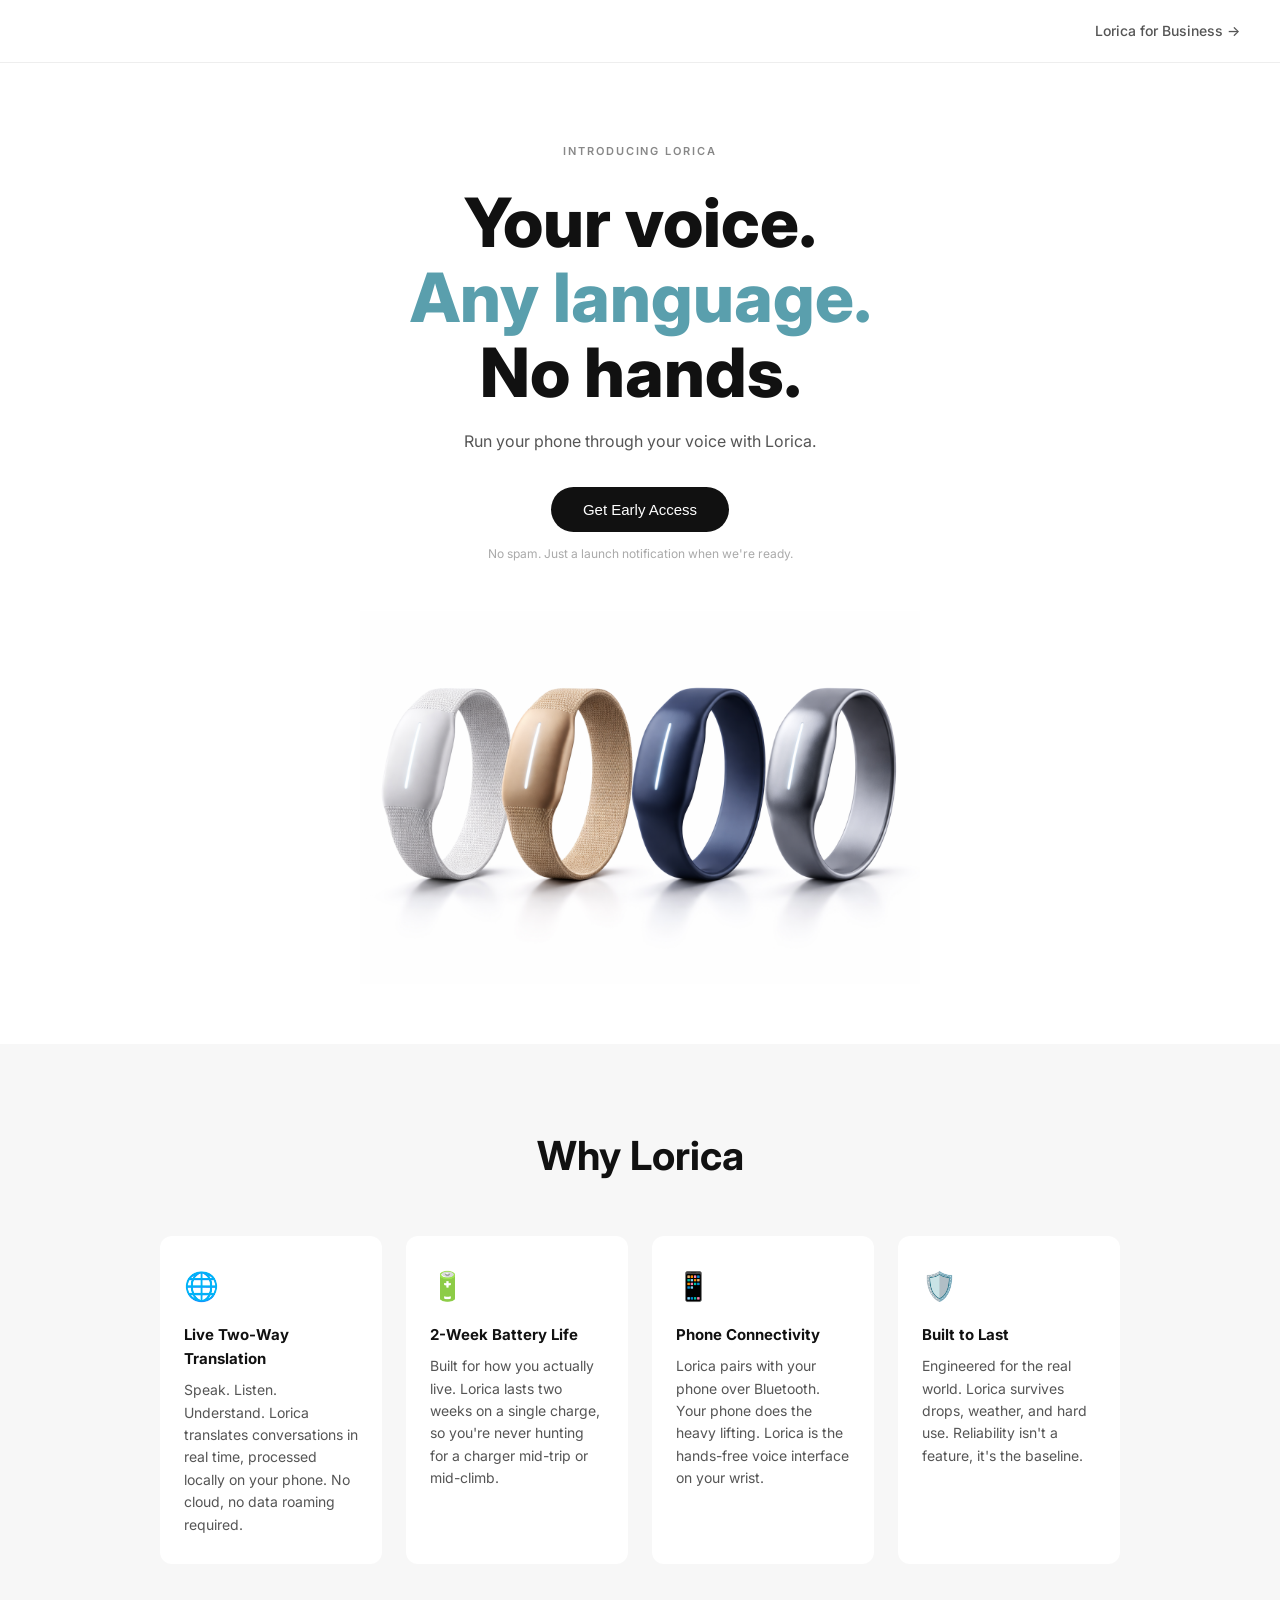
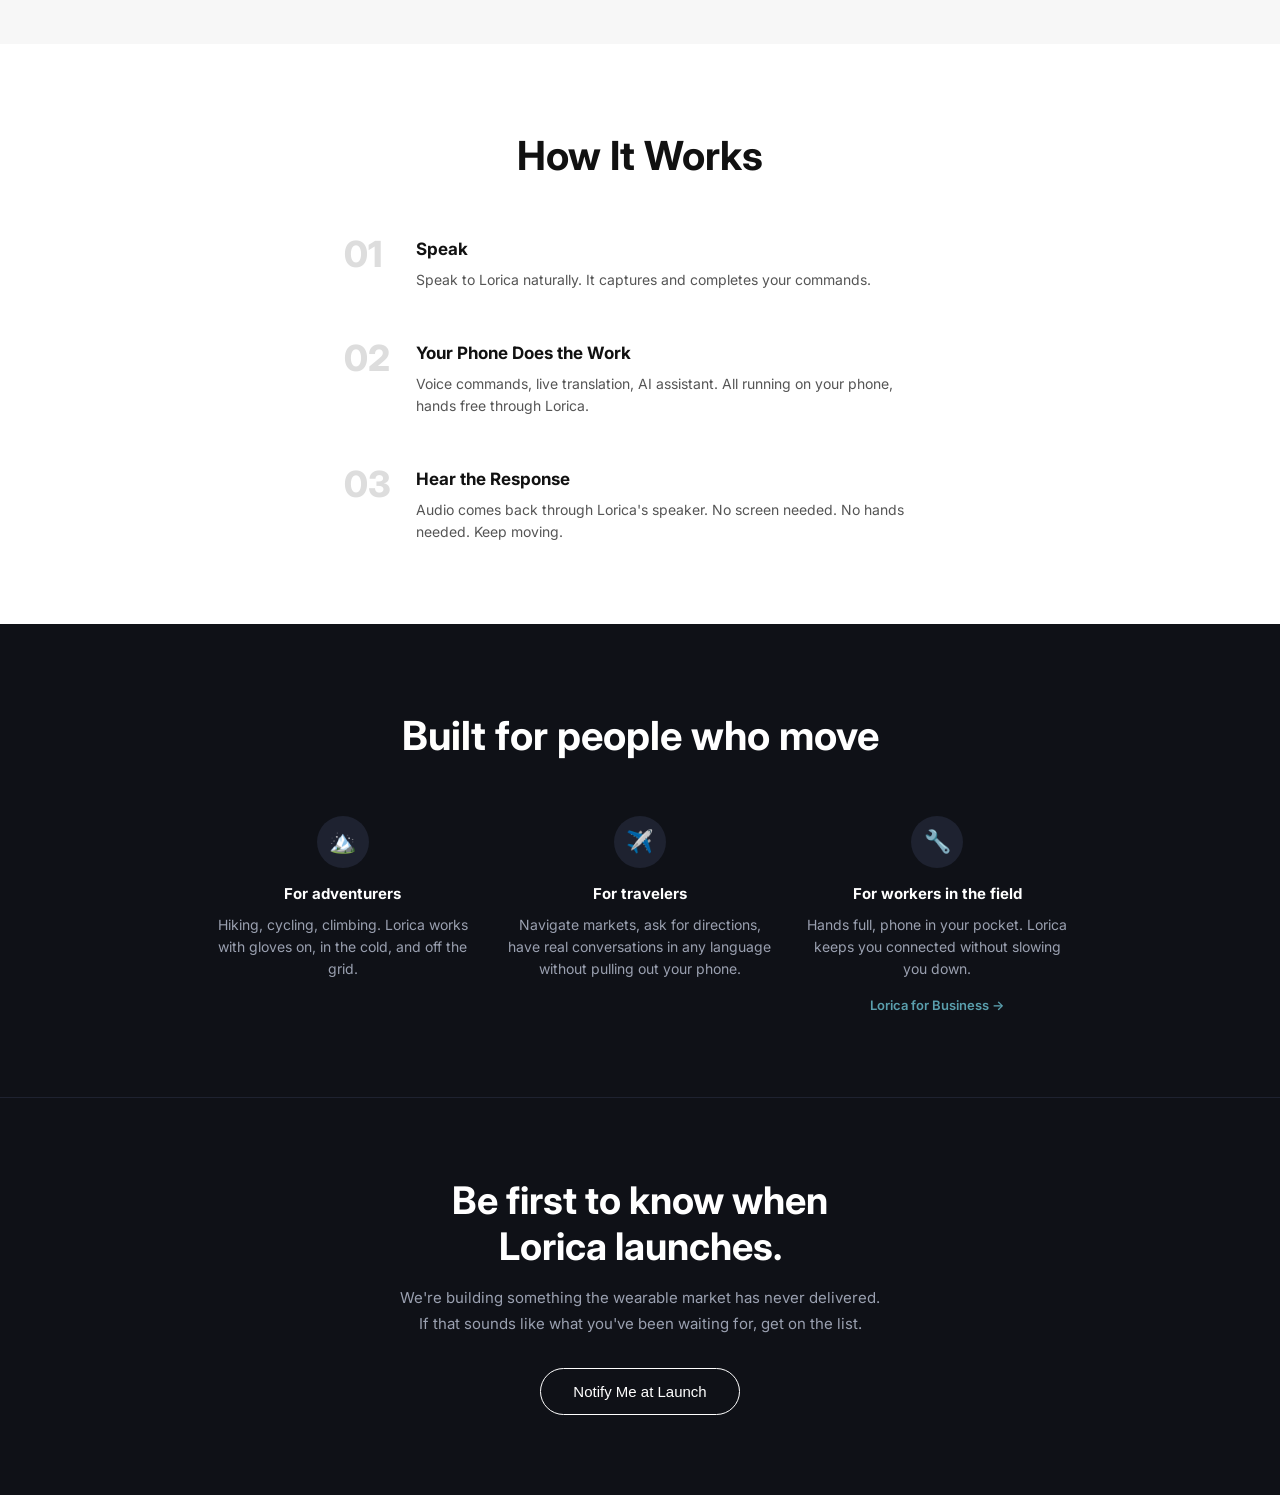
<file: index.html>
<!DOCTYPE html>
<html lang="en">
<head>
  <meta charset="UTF-8" />
  <meta name="viewport" content="width=device-width, initial-scale=1.0" />
  <title>Lorica - Just Speak</title>
  <meta name="description" content="Lorica is a rugged wearable that translates conversations in real time using your phone. No cloud. No screen. Just your voice." />
  <!-- Google Analytics -->
  <script async src="https://www.googletagmanager.com/gtag/js?id=G-K3F2VCWHW0"></script>
  <script>
    window.dataLayer = window.dataLayer || [];
    function gtag(){dataLayer.push(arguments);}
    gtag('js', new Date());
    gtag('config', 'G-K3F2VCWHW0');
  </script>

  <link rel="preconnect" href="https://fonts.googleapis.com" />
  <link rel="preconnect" href="https://fonts.gstatic.com" crossorigin />
  <link href="https://fonts.googleapis.com/css2?family=Inter:wght@400;500;600;700;800&display=swap" rel="stylesheet" />
  <link rel="stylesheet" href="css/styles.css" />
</head>
<body>

  <!-- ── NAV ─────────────────────────────────────────────── -->
  <nav style="display:flex; justify-content:flex-end; padding:20px 40px; border-bottom:1px solid #eee;">
    <a href="business.html" style="font-size:14px; font-weight:500; color:#555; text-decoration:none;">Lorica for Business →</a>
  </nav>

  <!-- ── HERO ────────────────────────────────────────────── -->
  <section class="hero">
    <p class="hero-eyebrow">Introducing Lorica</p>
    <h1>
      Your voice.<br>
      <span class="highlight">Any language.</span><br>
      No hands.
    </h1>
    <p class="hero-sub">Run your phone through your voice with Lorica.</p>
    <button class="btn-primary" id="hero-cta-btn">Get Early Access</button>
    <div id="hero-form-wrap" style="display:none;">
      <p class="form-success" id="hero-form-success">You're on the list. We'll be in touch.</p>
      <form class="email-form" id="hero-form">
        <input type="email" name="email" placeholder="Enter your email" required />
        <button type="submit" class="btn-primary">Notify Me</button>
      </form>
    </div>
    <p class="hero-disclaimer">No spam. Just a launch notification when we're ready.</p>
    <div class="hero-image">
      <img src="images/Modern fitness trackers in vibrant colors.png" alt="Lorica wearable bands in four colours" />
    </div>
  </section>

  <!-- ── WHY LORICA ────────────────────────────────────────── -->
  <section class="why">
    <h2 class="section-title">Why Lorica</h2>
    <div class="cards">

      <div class="card">
        <div class="card-icon">🌐</div>
        <h3>Live Two-Way Translation</h3>
        <p>Speak. Listen. Understand. Lorica translates conversations in real time, processed locally on your phone. No cloud, no data roaming required.</p>
      </div>

      <div class="card">
        <div class="card-icon">🔋</div>
        <h3>2-Week Battery Life</h3>
        <p>Built for how you actually live. Lorica lasts two weeks on a single charge, so you're never hunting for a charger mid-trip or mid-climb.</p>
      </div>

      <div class="card">
        <div class="card-icon">📱</div>
        <h3>Phone Connectivity</h3>
        <p>Lorica pairs with your phone over Bluetooth. Your phone does the heavy lifting. Lorica is the hands-free voice interface on your wrist.</p>
      </div>

      <div class="card">
        <div class="card-icon">🛡️</div>
        <h3>Built to Last</h3>
        <p>Engineered for the real world. Lorica survives drops, weather, and hard use. Reliability isn't a feature, it's the baseline.</p>
      </div>

    </div>
  </section>

  <!-- ── HOW IT WORKS ──────────────────────────────────────── -->
  <section class="how">
    <h2 class="section-title">How It Works</h2>
    <div class="steps">

      <div class="step">
        <span class="step-num">01</span>
        <div class="step-body">
          <h3>Speak</h3>
          <p>Speak to Lorica naturally. It captures and completes your commands.</p>
        </div>
      </div>

      <div class="step">
        <span class="step-num">02</span>
        <div class="step-body">
          <h3>Your Phone Does the Work</h3>
          <p>Voice commands, live translation, AI assistant. All running on your phone, hands free through Lorica.</p>
        </div>
      </div>

      <div class="step">
        <span class="step-num">03</span>
        <div class="step-body">
          <h3>Hear the Response</h3>
          <p>Audio comes back through Lorica's speaker. No screen needed. No hands needed. Keep moving.</p>
        </div>
      </div>

    </div>
  </section>

  <!-- ── BUILT FOR PEOPLE WHO MOVE ─────────────────────────── -->
  <section class="personas">
    <h2 class="section-title">Built for people who move</h2>
    <div class="persona-cards">

      <div class="persona-card">
        <div class="persona-icon">🏔️</div>
        <h3>For adventurers</h3>
        <p>Hiking, cycling, climbing. Lorica works with gloves on, in the cold, and off the grid.</p>
      </div>

      <div class="persona-card">
        <div class="persona-icon">✈️</div>
        <h3>For travelers</h3>
        <p>Navigate markets, ask for directions, have real conversations in any language without pulling out your phone.</p>
      </div>

      <div class="persona-card">
        <div class="persona-icon">🔧</div>
        <h3>For workers in the field</h3>
        <p>Hands full, phone in your pocket. Lorica keeps you connected without slowing you down.</p>
        <a href="business.html" class="persona-biz-link">Lorica for Business →</a>
      </div>

    </div>
  </section>

  <!-- ── CTA ───────────────────────────────────────────────── -->
  <section class="cta" id="notify">
    <h2>Be first to know when Lorica launches.</h2>
    <p>We're building something the wearable market has never delivered. If that sounds like what you've been waiting for, get on the list.</p>
    <button class="btn-outline" id="cta-btn">Notify Me at Launch</button>
    <div id="cta-form-wrap" style="display:none;">
      <p class="form-success" id="cta-form-success">You're on the list. We'll be in touch.</p>
      <form class="email-form email-form--dark" id="cta-form">
        <input type="email" name="email" placeholder="Enter your email" required />
        <button type="submit" class="btn-outline">Notify Me</button>
      </form>
    </div>
  </section>

  <script src="js/tracking.js"></script>
</body>
</html>
</file>
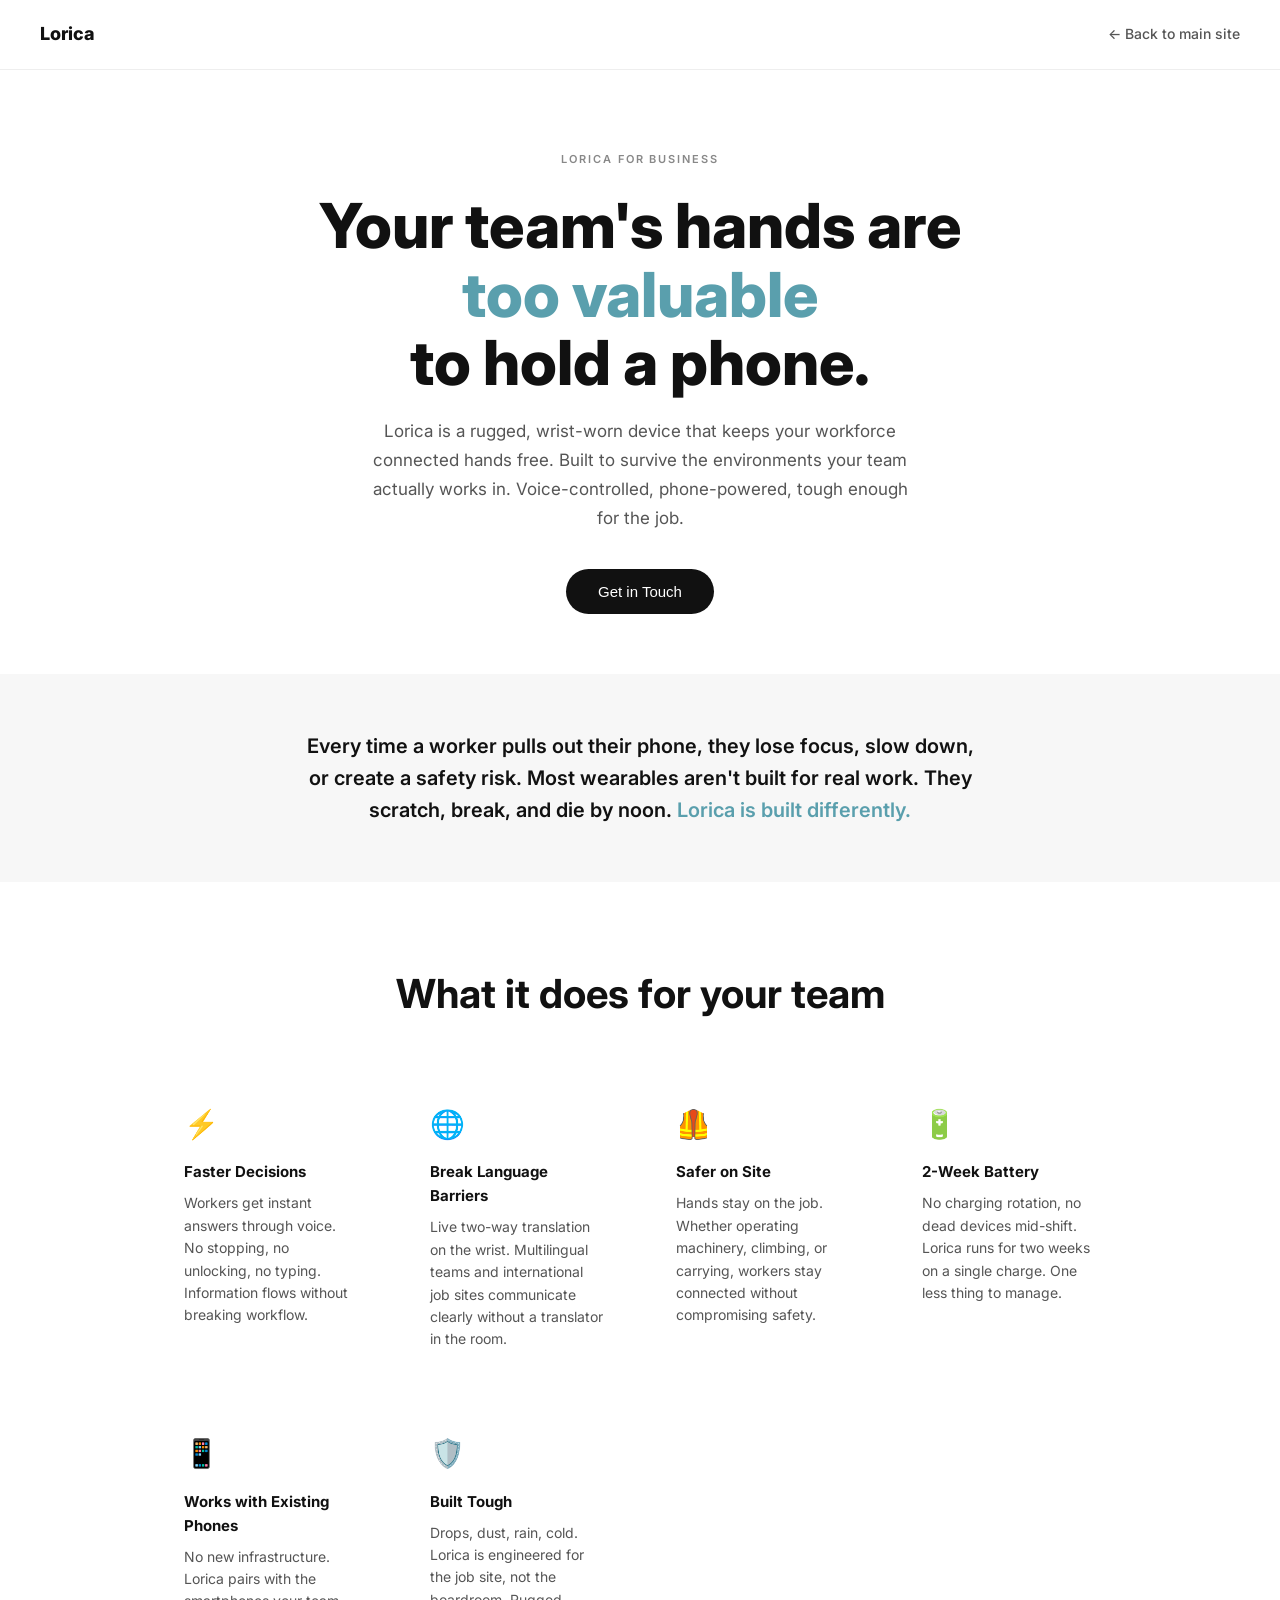
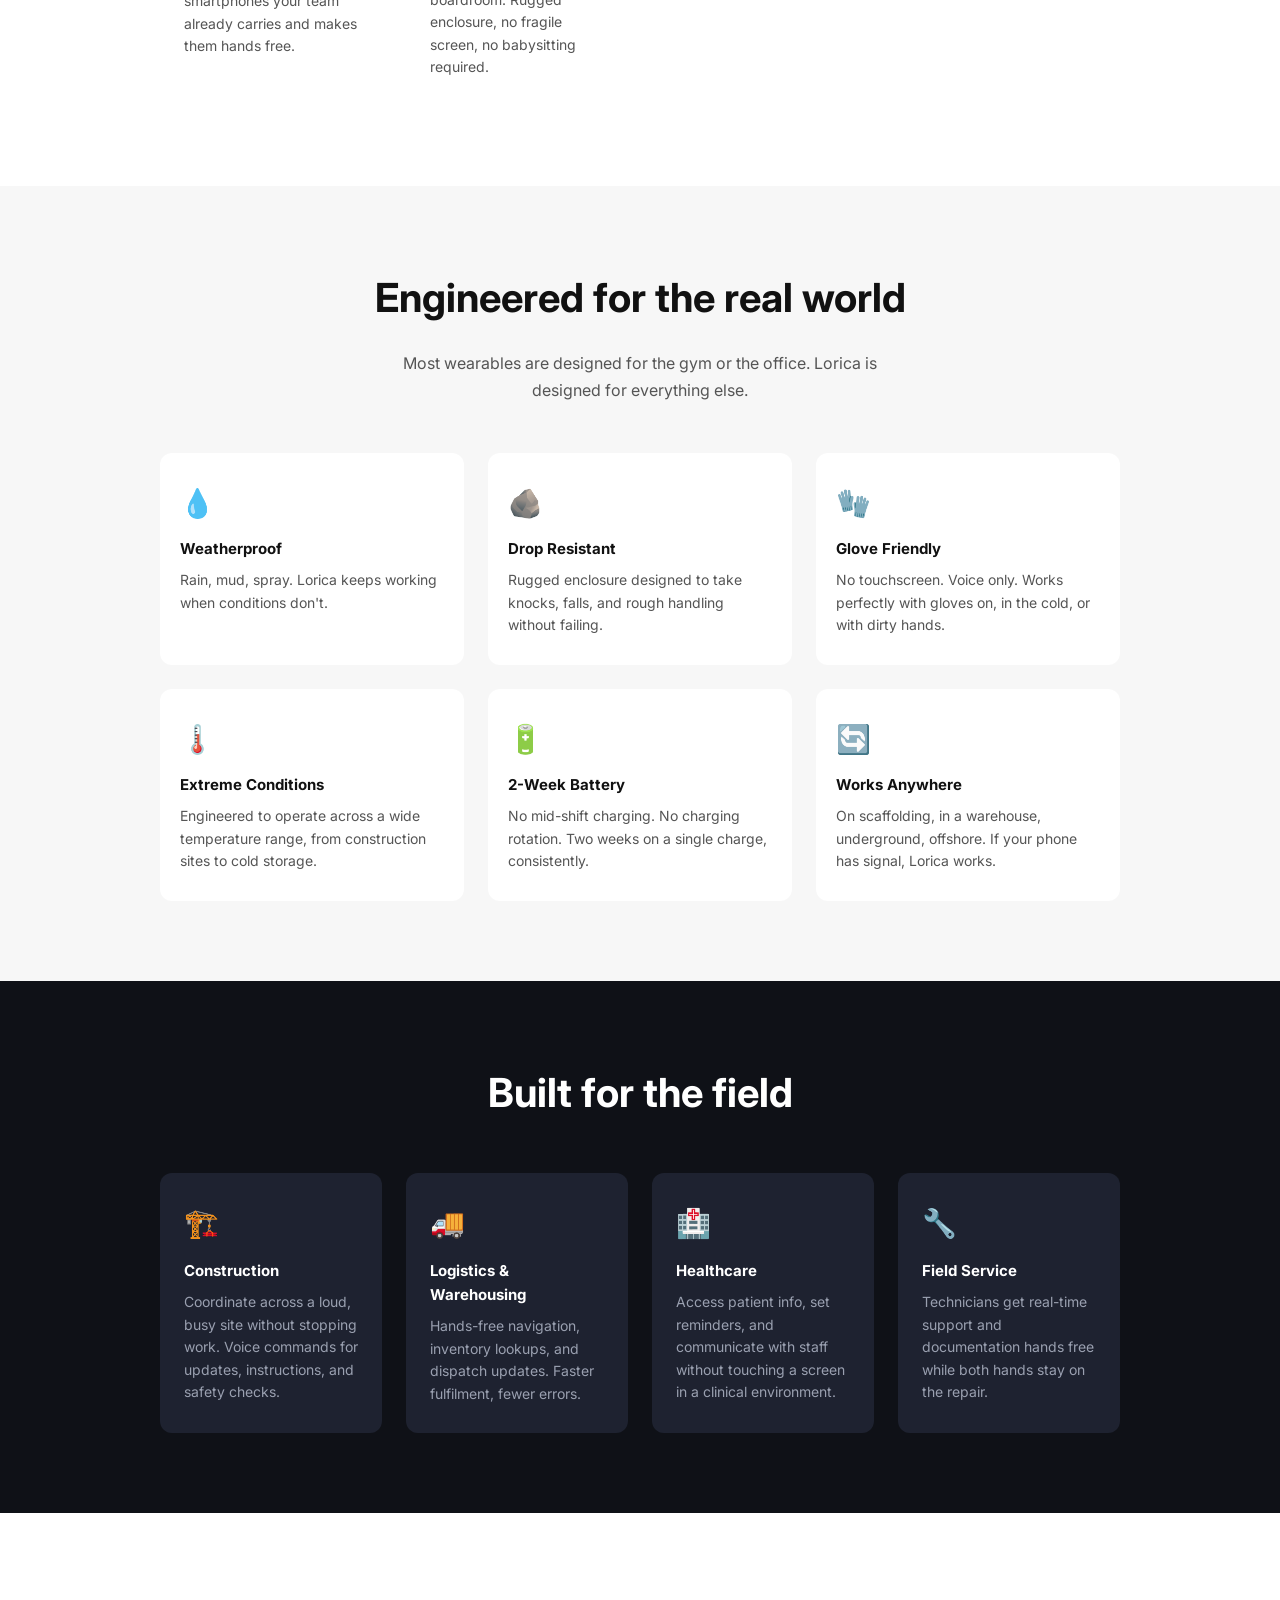
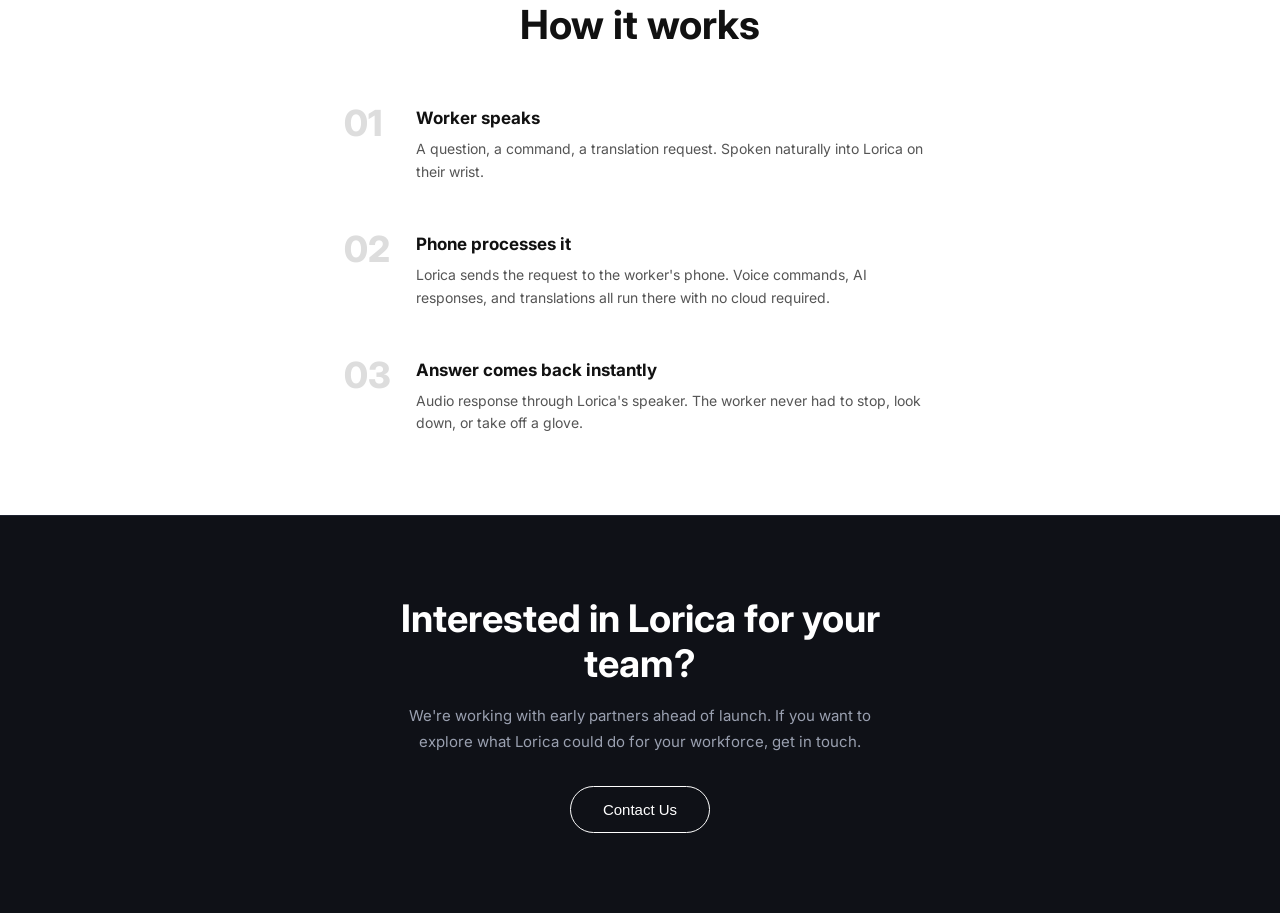
<file: business.html>
<!DOCTYPE html>
<html lang="en">
<head>
  <meta charset="UTF-8" />
  <meta name="viewport" content="width=device-width, initial-scale=1.0" />
  <title>Lorica for Business</title>
  <meta name="description" content="Lorica keeps your workforce connected and hands free. Voice-controlled, phone-powered, built for the job site." />
  <!-- Google Analytics -->
  <script async src="https://www.googletagmanager.com/gtag/js?id=G-K3F2VCWHW0"></script>
  <script>
    window.dataLayer = window.dataLayer || [];
    function gtag(){dataLayer.push(arguments);}
    gtag('js', new Date());
    gtag('config', 'G-K3F2VCWHW0');
  </script>

  <link rel="preconnect" href="https://fonts.googleapis.com" />
  <link rel="preconnect" href="https://fonts.gstatic.com" crossorigin />
  <link href="https://fonts.googleapis.com/css2?family=Inter:wght@400;500;600;700;800&display=swap" rel="stylesheet" />
  <link rel="stylesheet" href="css/styles.css" />
  <style>
    /* ── NAV ──────────────────────────────────────────────── */
    .nav {
      display: flex;
      justify-content: space-between;
      align-items: center;
      padding: 20px 40px;
      border-bottom: 1px solid #eee;
    }

    .nav-logo {
      font-size: 18px;
      font-weight: 800;
      text-decoration: none;
      color: #111;
    }

    .nav-link {
      font-size: 14px;
      font-weight: 500;
      color: #555;
      text-decoration: none;
      transition: color 0.2s;
    }

    .nav-link:hover { color: #111; }

    /* ── BUSINESS HERO ────────────────────────────────────── */
    .biz-hero {
      text-align: center;
      padding: 80px 24px 60px;
      max-width: 760px;
      margin: 0 auto;
    }

    .biz-hero .hero-eyebrow {
      font-size: 11px;
      font-weight: 600;
      letter-spacing: 0.18em;
      text-transform: uppercase;
      color: #888;
      margin-bottom: 24px;
    }

    .biz-hero h1 {
      font-size: clamp(38px, 7vw, 62px);
      font-weight: 800;
      line-height: 1.1;
      margin-bottom: 20px;
    }

    .biz-hero h1 .highlight { color: #5a9fad; }

    .biz-hero p {
      font-size: 17px;
      color: #555;
      max-width: 560px;
      margin: 0 auto 36px;
      line-height: 1.7;
    }

    /* ── PROBLEM STRIP ────────────────────────────────────── */
    .problem {
      background: #f7f7f7;
      padding: 56px 24px;
      text-align: center;
    }

    .problem p {
      font-size: 20px;
      font-weight: 600;
      color: #111;
      max-width: 680px;
      margin: 0 auto;
      line-height: 1.6;
    }

    .problem span { color: #5a9fad; }

    /* ── BENEFITS ─────────────────────────────────────────── */
    .benefits {
      padding: 80px 24px;
      text-align: center;
    }

    /* reuse .cards / .card from styles.css */

    /* ── DURABILITY ──────────────────────────────────────── */
    .durability {
      background: #f7f7f7;
      padding: 80px 24px;
      text-align: center;
    }

    .durability-sub {
      font-size: 16px;
      color: #555;
      max-width: 520px;
      margin: -28px auto 48px;
      line-height: 1.7;
    }

    .durability-grid {
      display: grid;
      grid-template-columns: repeat(3, 1fr);
      gap: 24px;
      max-width: 960px;
      margin: 0 auto;
    }

    @media (max-width: 700px) {
      .durability-grid { grid-template-columns: repeat(2, 1fr); }
    }

    @media (max-width: 420px) {
      .durability-grid { grid-template-columns: 1fr; }
    }

    .durability-stat {
      background: #fff;
      border-radius: 12px;
      padding: 28px 20px;
      text-align: left;
    }

    .durability-icon {
      font-size: 28px;
      display: block;
      margin-bottom: 12px;
    }

    .durability-stat h3 {
      font-size: 15px;
      font-weight: 700;
      margin-bottom: 8px;
      color: #111;
    }

    .durability-stat p {
      font-size: 14px;
      color: #555;
      line-height: 1.6;
    }

    /* ── INDUSTRIES ───────────────────────────────────────── */
    .industries {
      background: #0f1117;
      color: #fff;
      padding: 80px 24px;
      text-align: center;
    }

    .industries .section-title { color: #fff; }

    .industry-grid {
      display: grid;
      grid-template-columns: repeat(auto-fit, minmax(220px, 1fr));
      gap: 24px;
      max-width: 960px;
      margin: 0 auto;
    }

    .industry-card {
      background: #1e2230;
      border-radius: 12px;
      padding: 28px 24px;
      text-align: left;
    }

    .industry-card .card-icon {
      font-size: 28px;
      margin-bottom: 14px;
    }

    .industry-card h3 {
      font-size: 15px;
      font-weight: 700;
      color: #fff;
      margin-bottom: 8px;
    }

    .industry-card p {
      font-size: 14px;
      color: #9aa0b0;
      line-height: 1.6;
    }

    /* ── HOW IT HELPS ─────────────────────────────────────── */
    .how-biz {
      padding: 80px 24px;
      max-width: 640px;
      margin: 0 auto;
    }

    .how-biz .section-title { text-align: center; }

    /* reuse .steps / .step from styles.css */

    /* ── BIZ CTA ──────────────────────────────────────────── */
    .biz-cta {
      background: #0f1117;
      color: #fff;
      padding: 80px 24px;
      text-align: center;
      border-top: 1px solid #1e2230;
    }

    .biz-cta h2 {
      font-size: clamp(26px, 4vw, 38px);
      font-weight: 700;
      max-width: 520px;
      margin: 0 auto 16px;
      line-height: 1.2;
    }

    .biz-cta p {
      font-size: 15px;
      color: #9aa0b0;
      max-width: 480px;
      margin: 0 auto 32px;
      line-height: 1.7;
    }
  </style>
</head>
<body>

  <!-- ── NAV ── -->
  <nav class="nav">
    <a href="index.html" class="nav-logo">Lorica</a>
    <a href="index.html" class="nav-link">← Back to main site</a>
  </nav>

  <!-- ── HERO ── -->
  <section class="biz-hero">
    <p class="hero-eyebrow">Lorica for Business</p>
    <h1>Your team's hands are<br><span class="highlight">too valuable</span><br>to hold a phone.</h1>
    <p>Lorica is a rugged, wrist-worn device that keeps your workforce connected hands free. Built to survive the environments your team actually works in. Voice-controlled, phone-powered, tough enough for the job.</p>
    <button class="btn-primary" id="biz-hero-cta-btn">Get in Touch</button>
    <div id="biz-hero-form-wrap" style="display:none;">
      <p class="form-success" id="biz-hero-form-success">Thanks — we'll be in touch.</p>
      <form class="email-form" id="biz-hero-form">
        <input type="email" name="email" placeholder="Enter your email" required />
        <button type="submit" class="btn-primary">Send</button>
      </form>
    </div>
  </section>

  <!-- ── PROBLEM ── -->
  <section class="problem">
    <p>Every time a worker pulls out their phone, they lose focus, slow down, or create a safety risk. Most wearables aren't built for real work. They scratch, break, and die by noon. <span>Lorica is built differently.</span></p>
  </section>

  <!-- ── BENEFITS ── -->
  <section class="benefits">
    <h2 class="section-title">What it does for your team</h2>
    <div class="cards">

      <div class="card">
        <div class="card-icon">⚡</div>
        <h3>Faster Decisions</h3>
        <p>Workers get instant answers through voice. No stopping, no unlocking, no typing. Information flows without breaking workflow.</p>
      </div>

      <div class="card">
        <div class="card-icon">🌐</div>
        <h3>Break Language Barriers</h3>
        <p>Live two-way translation on the wrist. Multilingual teams and international job sites communicate clearly without a translator in the room.</p>
      </div>

      <div class="card">
        <div class="card-icon">🦺</div>
        <h3>Safer on Site</h3>
        <p>Hands stay on the job. Whether operating machinery, climbing, or carrying, workers stay connected without compromising safety.</p>
      </div>

      <div class="card">
        <div class="card-icon">🔋</div>
        <h3>2-Week Battery</h3>
        <p>No charging rotation, no dead devices mid-shift. Lorica runs for two weeks on a single charge. One less thing to manage.</p>
      </div>

      <div class="card">
        <div class="card-icon">📱</div>
        <h3>Works with Existing Phones</h3>
        <p>No new infrastructure. Lorica pairs with the smartphones your team already carries and makes them hands free.</p>
      </div>

      <div class="card">
        <div class="card-icon">🛡️</div>
        <h3>Built Tough</h3>
        <p>Drops, dust, rain, cold. Lorica is engineered for the job site, not the boardroom. Rugged enclosure, no fragile screen, no babysitting required.</p>
      </div>

    </div>
  </section>

  <!-- ── DURABILITY ── -->
  <section class="durability">
    <h2 class="section-title">Engineered for the real world</h2>
    <p class="durability-sub">Most wearables are designed for the gym or the office. Lorica is designed for everything else.</p>
    <div class="durability-grid">

      <div class="durability-stat">
        <span class="durability-icon">💧</span>
        <h3>Weatherproof</h3>
        <p>Rain, mud, spray. Lorica keeps working when conditions don't.</p>
      </div>

      <div class="durability-stat">
        <span class="durability-icon">🪨</span>
        <h3>Drop Resistant</h3>
        <p>Rugged enclosure designed to take knocks, falls, and rough handling without failing.</p>
      </div>

      <div class="durability-stat">
        <span class="durability-icon">🧤</span>
        <h3>Glove Friendly</h3>
        <p>No touchscreen. Voice only. Works perfectly with gloves on, in the cold, or with dirty hands.</p>
      </div>

      <div class="durability-stat">
        <span class="durability-icon">🌡️</span>
        <h3>Extreme Conditions</h3>
        <p>Engineered to operate across a wide temperature range, from construction sites to cold storage.</p>
      </div>

      <div class="durability-stat">
        <span class="durability-icon">🔋</span>
        <h3>2-Week Battery</h3>
        <p>No mid-shift charging. No charging rotation. Two weeks on a single charge, consistently.</p>
      </div>

      <div class="durability-stat">
        <span class="durability-icon">🔄</span>
        <h3>Works Anywhere</h3>
        <p>On scaffolding, in a warehouse, underground, offshore. If your phone has signal, Lorica works.</p>
      </div>

    </div>
  </section>

  <!-- ── INDUSTRIES ── -->
  <section class="industries">
    <h2 class="section-title">Built for the field</h2>
    <div class="industry-grid">

      <div class="industry-card">
        <div class="card-icon">🏗️</div>
        <h3>Construction</h3>
        <p>Coordinate across a loud, busy site without stopping work. Voice commands for updates, instructions, and safety checks.</p>
      </div>

      <div class="industry-card">
        <div class="card-icon">🚚</div>
        <h3>Logistics & Warehousing</h3>
        <p>Hands-free navigation, inventory lookups, and dispatch updates. Faster fulfilment, fewer errors.</p>
      </div>

      <div class="industry-card">
        <div class="card-icon">🏥</div>
        <h3>Healthcare</h3>
        <p>Access patient info, set reminders, and communicate with staff without touching a screen in a clinical environment.</p>
      </div>

      <div class="industry-card">
        <div class="card-icon">🔧</div>
        <h3>Field Service</h3>
        <p>Technicians get real-time support and documentation hands free while both hands stay on the repair.</p>
      </div>

    </div>
  </section>

  <!-- ── HOW IT WORKS ── -->
  <section class="how-biz">
    <h2 class="section-title">How it works</h2>
    <div class="steps">

      <div class="step">
        <span class="step-num">01</span>
        <div class="step-body">
          <h3>Worker speaks</h3>
          <p>A question, a command, a translation request. Spoken naturally into Lorica on their wrist.</p>
        </div>
      </div>

      <div class="step">
        <span class="step-num">02</span>
        <div class="step-body">
          <h3>Phone processes it</h3>
          <p>Lorica sends the request to the worker's phone. Voice commands, AI responses, and translations all run there with no cloud required.</p>
        </div>
      </div>

      <div class="step">
        <span class="step-num">03</span>
        <div class="step-body">
          <h3>Answer comes back instantly</h3>
          <p>Audio response through Lorica's speaker. The worker never had to stop, look down, or take off a glove.</p>
        </div>
      </div>

    </div>
  </section>

  <!-- ── CTA ── -->
  <section class="biz-cta" id="contact">
    <h2>Interested in Lorica for your team?</h2>
    <p>We're working with early partners ahead of launch. If you want to explore what Lorica could do for your workforce, get in touch.</p>
    <button class="btn-outline" id="biz-cta-btn">Contact Us</button>
    <div id="biz-cta-form-wrap" style="display:none;">
      <p class="form-success" id="biz-cta-form-success">Thanks — we'll be in touch.</p>
      <form class="email-form email-form--dark" id="biz-cta-form">
        <input type="email" name="email" placeholder="Enter your email" required />
        <button type="submit" class="btn-outline">Send</button>
      </form>
    </div>
  </section>

  <script src="js/tracking.js"></script>
</body>
</html>
</file>
<file: css/styles.css>
/* ── RESET ────────────────────────────────────────────────── */
*, *::before, *::after {
  box-sizing: border-box;
  margin: 0;
  padding: 0;
}

/* ── BASE ─────────────────────────────────────────────────── */
body {
  font-family: 'Inter', -apple-system, BlinkMacSystemFont, sans-serif;
  color: #111;
  background: #fff;
  line-height: 1.6;
}

/* ── BUTTONS ──────────────────────────────────────────────── */
.btn-primary {
  display: inline-block;
  background: #111;
  color: #fff;
  font-size: 15px;
  font-weight: 500;
  padding: 14px 32px;
  border-radius: 999px;
  border: none;
  cursor: pointer;
  text-decoration: none;
  transition: background 0.2s;
}

.btn-primary:hover {
  background: #333;
}

.btn-outline {
  display: inline-block;
  background: transparent;
  color: #fff;
  font-size: 15px;
  font-weight: 500;
  padding: 14px 32px;
  border-radius: 999px;
  border: 1.5px solid #fff;
  cursor: pointer;
  text-decoration: none;
  transition: background 0.2s, color 0.2s;
}

.btn-outline:hover {
  background: #fff;
  color: #111;
}

/* ── SHARED ───────────────────────────────────────────────── */
.section-title {
  font-size: clamp(28px, 5vw, 40px);
  font-weight: 700;
  margin-bottom: 48px;
}

/* ── HERO ─────────────────────────────────────────────────── */
.hero {
  text-align: center;
  padding: 80px 24px 60px;
  max-width: 700px;
  margin: 0 auto;
}

.hero-eyebrow {
  font-size: 11px;
  font-weight: 600;
  letter-spacing: 0.18em;
  text-transform: uppercase;
  color: #888;
  margin-bottom: 24px;
}

.hero h1 {
  font-size: clamp(42px, 8vw, 68px);
  font-weight: 800;
  line-height: 1.1;
  margin-bottom: 20px;
}

.hero h1 .highlight {
  color: #5a9fad;
}

.hero-sub {
  font-size: 16px;
  color: #555;
  margin-bottom: 32px;
}

.hero-disclaimer {
  font-size: 12px;
  color: #aaa;
  margin-top: 12px;
}

/* ── EMAIL FORM ───────────────────────────────────────────── */
.email-form {
  display: flex;
  gap: 8px;
  justify-content: center;
  flex-wrap: wrap;
  margin-bottom: 12px;
}

.email-form input[type="email"] {
  font-family: inherit;
  font-size: 15px;
  padding: 14px 20px;
  border-radius: 999px;
  border: 1.5px solid #ddd;
  outline: none;
  width: 260px;
  transition: border-color 0.2s;
}

.email-form input[type="email"]:focus {
  border-color: #111;
}

.email-form input[type="email"]::placeholder {
  color: #aaa;
}

.form-success {
  display: none;
  font-size: 15px;
  color: #111;
  font-weight: 500;
  margin-bottom: 12px;
}

/* dark background variant */
.email-form--dark input[type="email"] {
  background: transparent;
  border-color: rgba(255,255,255,0.3);
  color: #fff;
}

.email-form--dark input[type="email"]::placeholder {
  color: rgba(255,255,255,0.5);
}

.email-form--dark input[type="email"]:focus {
  border-color: #fff;
}

.cta .form-success,
.biz-cta .form-success {
  color: #fff;
}

.hero-image {
  margin-top: 48px;
  display: flex;
  justify-content: center;
}

.hero-image img {
  max-width: 100%;
  width: 560px;
}


/* ── WHY LORICA ───────────────────────────────────────────── */
.why {
  background: #f7f7f7;
  padding: 80px 24px;
  text-align: center;
}

.cards {
  display: grid;
  grid-template-columns: repeat(2, 1fr);
  gap: 24px;
  max-width: 960px;
  margin: 0 auto;
}

@media (min-width: 900px) {
  .cards {
    grid-template-columns: repeat(4, 1fr);
  }
}

@media (max-width: 480px) {
  .cards {
    grid-template-columns: 1fr;
  }
}

.card {
  background: #fff;
  border-radius: 12px;
  padding: 28px 24px;
  text-align: left;
}

.card-icon {
  font-size: 28px;
  margin-bottom: 14px;
}

.card h3 {
  font-size: 15px;
  font-weight: 700;
  margin-bottom: 8px;
}

.card p {
  font-size: 14px;
  color: #555;
  line-height: 1.6;
}

/* ── HOW IT WORKS ─────────────────────────────────────────── */
.how {
  padding: 80px 24px;
  max-width: 640px;
  margin: 0 auto;
}

.how .section-title {
  text-align: center;
}

.steps {
  display: flex;
  flex-direction: column;
  gap: 48px;
}

.step {
  display: flex;
  gap: 24px;
  align-items: flex-start;
}

.step-num {
  font-size: 36px;
  font-weight: 800;
  color: #ddd;
  line-height: 1;
  min-width: 48px;
}

.step-body h3 {
  font-size: 17px;
  font-weight: 700;
  margin-bottom: 6px;
}

.step-body p {
  font-size: 14px;
  color: #555;
  line-height: 1.6;
}

/* ── BUILT FOR PEOPLE WHO MOVE ────────────────────────────── */
.personas {
  background: #0f1117;
  color: #fff;
  padding: 80px 24px;
  text-align: center;
}

.personas .section-title {
  color: #fff;
}

.persona-cards {
  display: grid;
  grid-template-columns: repeat(auto-fit, minmax(200px, 1fr));
  gap: 32px;
  max-width: 860px;
  margin: 0 auto;
}

.persona-card {
  text-align: center;
}

.persona-icon {
  width: 52px;
  height: 52px;
  background: #1e2230;
  border-radius: 50%;
  display: flex;
  align-items: center;
  justify-content: center;
  font-size: 22px;
  margin: 0 auto 14px;
}

.persona-card h3 {
  font-size: 15px;
  font-weight: 700;
  margin-bottom: 8px;
  color: #fff;
}

.persona-card p {
  font-size: 14px;
  color: #9aa0b0;
  line-height: 1.6;
}

.persona-biz-link {
  display: inline-block;
  margin-top: 14px;
  font-size: 13px;
  font-weight: 600;
  color: #5a9fad;
  text-decoration: none;
  transition: color 0.2s;
}

.persona-biz-link:hover {
  color: #fff;
}

/* ── CTA / FOOTER ─────────────────────────────────────────── */
.cta {
  background: #0f1117;
  color: #fff;
  padding: 80px 24px;
  text-align: center;
  border-top: 1px solid #1e2230;
}

.cta h2 {
  font-size: clamp(26px, 4vw, 38px);
  font-weight: 700;
  max-width: 480px;
  margin: 0 auto 16px;
  line-height: 1.2;
}

.cta p {
  font-size: 15px;
  color: #9aa0b0;
  max-width: 480px;
  margin: 0 auto 32px;
  line-height: 1.7;
}

/* ── RESPONSIVE ───────────────────────────────────────────── */
@media (max-width: 600px) {
  .step {
    flex-direction: column;
    gap: 8px;
  }

  .step-num {
    font-size: 24px;
  }
}
</file>
